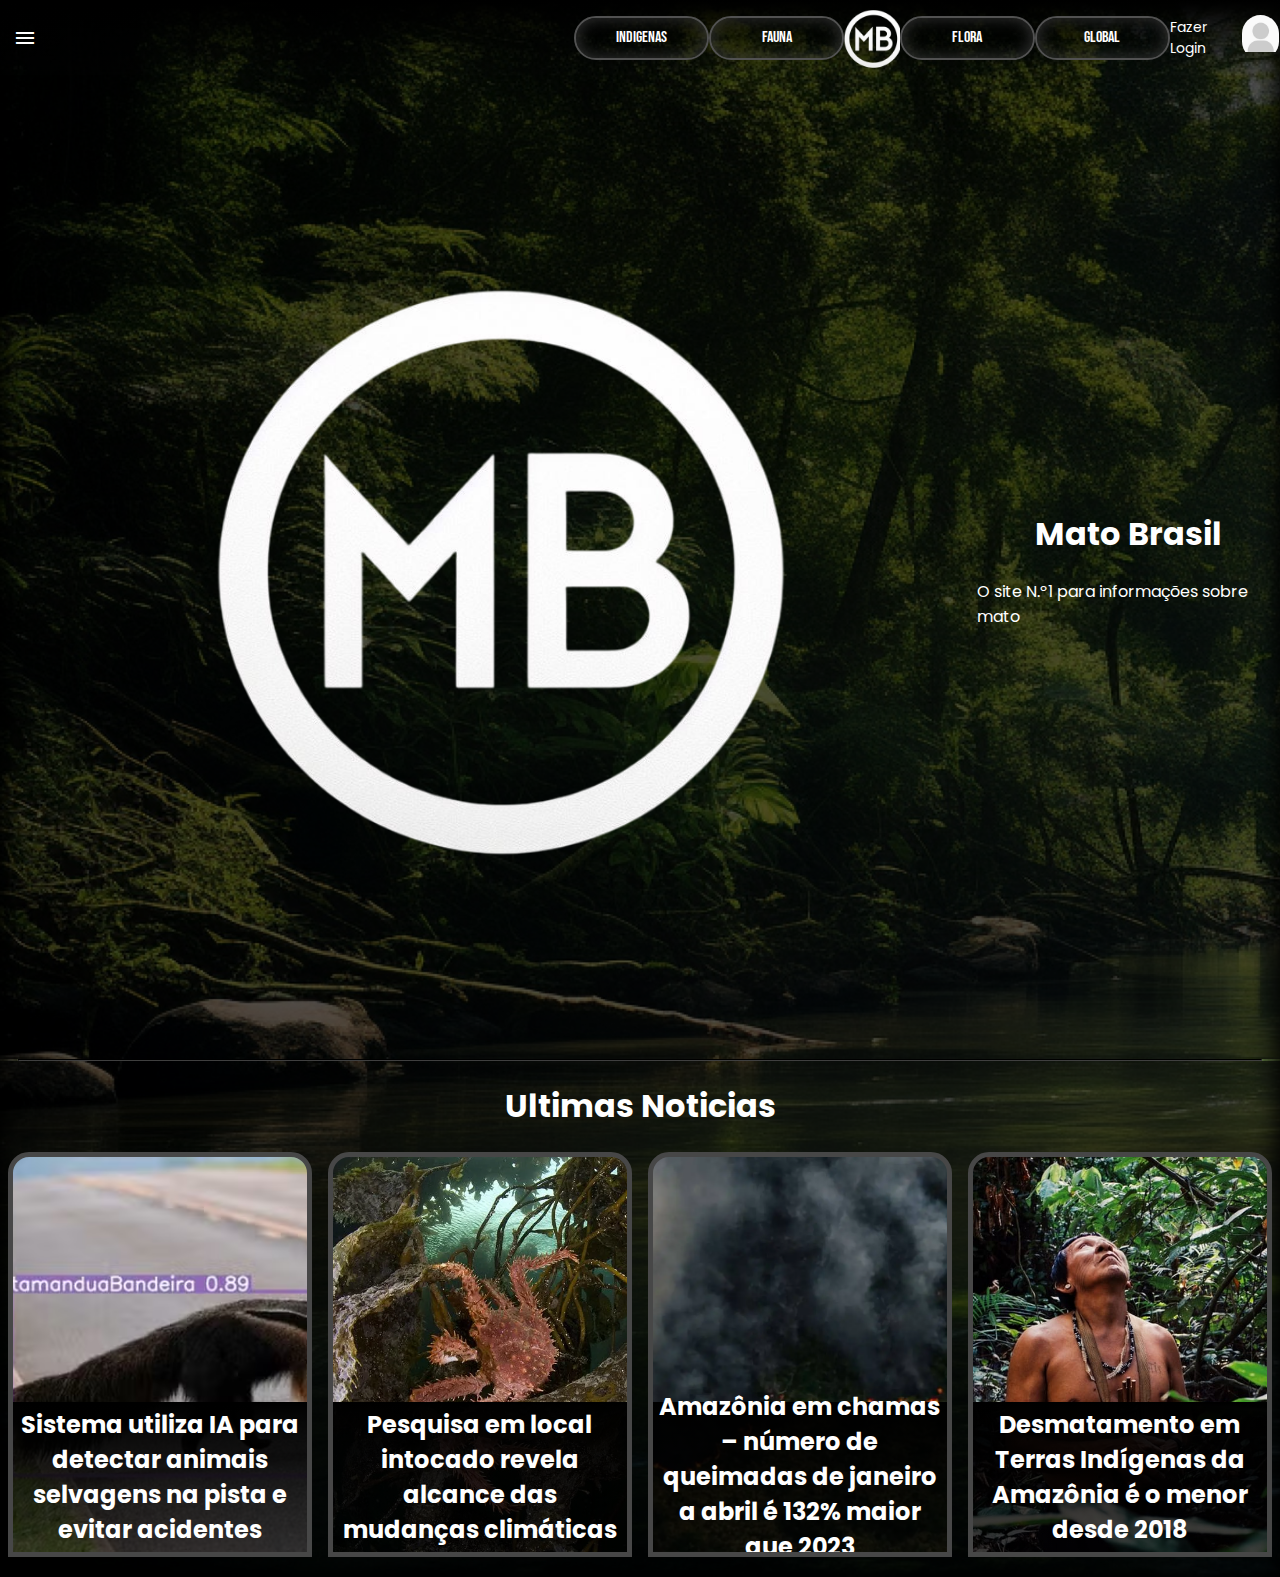
<file: index.html>
<!DOCTYPE html>
<html lang="pt-BR">

<head>
    <meta charset="UTF-8" />
    <meta name="viewport" content="width=device-width, initial-scale=1.0" />
    <title>Home</title>
    <link
        href="https://fonts.googleapis.com/css2?family=Poppins:ital,wght@0,100;0,200;0,300;0,400;0,500;0,600;0,700;0,800;0,900;1,100;1,200;1,300;1,400;1,500;1,600;1,700;1,800;1,900&family=Raleway:ital,wght@0,100..900;1,100..900&display=swap"
        rel="stylesheet" />
    <link href="https://fonts.googleapis.com/css2?family=Bebas+Neue&display=swap" rel="stylesheet">
    <link rel="stylesheet" href="estilos.css">
    <link rel="stylesheet" href="responsivo.css">
    <link rel="stylesheet" href="https://fonts.googleapis.com/css2?family=Material+Symbols+Outlined:opsz,wght,FILL,GRAD@20..48,100..700,0..1,-50..200" />
    <link rel="shortcut icon" href="Resource/imagens/favicon-32x32.png" type="image/x-icon">
</head>

<body>
    <header>

        <span id="navLeft" class="material-symbols-outlined">menu</span>

        <a class="bRed" href="Data/Indigena/indigena.html">Indigenas</a>
        <a class="bRed" href="Data/Fauna/fauna.html">Fauna</a>
        <div id="logo">
            <a id="logoLink" href="index.html">
                <img id="logoImg" src="Resource/imagens/logo.png" alt="">
            </a>
        </div>
        <a class="bRed" href="Data/Flora/flora.html">Flora</a>
        <a class="bRed" href="Data/Global/global.html">Global</a>

        <div id="loginBox">
            <p id="loginP" onclick="red2()">Fazer Login</p>
            <div onclick="red2()" id="profile">
                <img src="Resource/imagens/23408e565fc3f43454636fec27572d1f.jpg" alt="">
            </div>
        </div>

    </header>

    <div id="body">

        <div id="subLogo">
            <img src="Resource/imagens/logo.png" alt="">
        </div>
       
       <div id="subTitle">
           <h1>Mato Brasil</h1>
           <p class="textBody">O site N.º1 para informações sobre mato</p>
       </div>
    </div>

    <div id="break">
        <hr>
    </div>

    <div id="NoticiasT">
        <h1 id="notH1" class="textBody">Ultimas Noticias</h1>
    </div>

    <div id="Noticias">
        <div onclick="red(0)" class="nots" id="n1">

            <div class="notDiv" id="insN1">

                <h2 class="h2Form" id="noth2">Sistema utiliza IA para detectar animais selvagens na pista e evitar acidentes</h2>
                <p class="notRes">Pesquisadores da USP de São Carlos buscam parceria com concessionárias de rodovias para testar modelo.</p>
            </div>

        </div>

        <div onclick="red(1)" class="nots" id="n2">

            <div class="notDiv" id="insN2">

                <h2 class="h2Form" id="not2h2">Pesquisa em local intocado revela alcance das mudanças climáticas</h2>
                <p class="notRes">Colaboração entre Brasil e Chile realiza estudos na região subantártica chilena, uma das mais remotas do mundo</p>
            </div>

        </div>

        <div onclick="red(2)" class="nots" id="n3">

            <div class="notDiv" id="insN3">

                <h2 class="h2Form" id="not2h2">Amazônia em chamas – número de queimadas de janeiro a abril é 132% maior que 2023</h2>
                <p class="notRes">Em todo o Brasil, número de queimadas computado nos quatro primeiros meses do ano é o maior da série histórica do INPE, iniciada em 1998</p>
            </div>

        </div>

        <div onclick="red(3)" class="nots" id="n4">

            <div class="notDiv" id="insN4">

                <h2 class="h2Form" id="not2h2">Desmatamento em Terras Indígenas da Amazônia é o menor desde 2018</h2>
                <p class="notRes">Durante o calendário do desmatamento, que vai de agosto a março, as terras indígenas da Amazônia tiveram uma redução de 42% na derrubada de floresta no último período analisado, é a menor área desmatada desde 2018</p>
            </div>

        </div>
    </div>

</body>
<script>
    function red(page){

        switch (page) {
            case 0:
                window.location.href = "Data/Fauna/fauna.html"
                break;
            case 1:
                window.location.href = "Data/Global/global.html"
                break;
            case 2:
                window.location.href = "Data/Flora/flora.html"
                break;
            case 3:
            window.location.href = "Data/Indigena/indigena.html"
                break;
        }
    }

    function red2() {
        window.location.href = "Data/Login/login.html"
    }
</script>
</html>
</file>
<file: estilos.css>
html {
	scroll-behavior: smooth;
	box-shadow: inset black 0px 0px 20px 4px;
}

body {
	margin: 0px;
	background-image: url(Resource/imagens/um-denso-dossel-da-selva-com-uma-flora-vibrante-e-variada-escondendo-criaturas-misteriosas-dentro-de-suas-sombras.jpg);
	background-size: cover;
	font-family: "Poppins", sans-serif;
}

a {
	text-decoration: none;
	color: white;
}

#navLeft {
	margin-left: 1%;
	color: white;
}

#navLeft:hover {
	cursor: pointer;
}

header {
    display: flex;
    justify-content: space-between;
    align-items: center;
    background: linear-gradient(to top, transparent -200%, black 100%);
    width: 100%;
    height: 75px;
}

#logo {
    display: flex;
    width: 6%;
    height: 100%;
    justify-content: center;
    align-items: center;
    overflow: hidden;
}

#logoLink {
    width: 100%;
    display: flex;
    justify-content: center;
}

#logoImg {
    width: 100%;
    height: auto;
}

#profile {
    overflow: hidden;
    border-radius: 100px;
    width: 5vh;
    height: 5vh;
    margin-right: 1%;
    margin-left: 1vh;
}

#profile:hover {
	cursor: pointer;
}

#body {
    display: flex;
    margin: 0 auto;
    width: 100%;
    background: rgb(0 0 0 / 68%);
    align-items: center;
    justify-content: flex-start;
}

h1 {
    text-align: center;
    color: white;
    font-size: xx-large;
}

.textBody {
	color: white;
}

#body #informacoes {
	display: flex;
	flex-direction: column;
	gap: 50px;
	letter-spacing: 2px;
	padding: 70px 100px;
	max-width: 500%;
}

#body #informacoes h1{
	display: flex;
	flex-direction: column;
	gap: 50px;
	letter-spacing: 2px;
	padding: 0px 100px;
	text-align:center;
}

#body .container-foto img {
	max-width: 80%;
	max-height: 90%;
	padding: 10px 12% 10px;
	border-radius: 18%;
}

a {
	text-decoration: none;
	color: #fff;
}

img {
    z-index: 0;
	max-width: 100%;
}

.bRed {
    display: flex;
    border: solid #515151 2px;
    border-radius: 100px;
    width: 179px;
    height: 40px;
    justify-content: center;
    align-items: center;
    box-shadow: inset 0px 0px 16px 0px #353535;
	transition: 0.7s;
    font-family: "Bebas Neue", sans-serif;
}

.bRed:hover {
	box-shadow: inset 0px 0px 20px 6px #ffffff;
}

hr {
    width: 97%;
    margin: 0%;
    border-color: #3f3f3f;
}

div#break {
    display: flex;
    align-items: center;
    justify-content: center;
}

/* noticias */

#NoticiasT {
    display: flex;
    margin: 0 auto;
    width: 100%;
    background: rgb(0 0 0 / 68%);
    justify-content: center;
}

#Noticias {
    display: flex;
    margin: 0 auto;
    width: 100%;
    background: rgb(0 0 0 / 68%);
    justify-content: space-around;
}

p#notH1 {
    font-size: 35px;
    font-weight: bolder;
}

#n1 {
    background-image: url(Resource/imagens/tamandua.avif);
}

#n2 {
    background-image: url(Resource/imagens/indigena.webp);
}

#n3 {
    background-image: url(Resource/imagens/Queimada-registrada-em-27-de-julho-de-2022-em-Porto-Velho-Rondonia.-Monitoramento-de-Desmatamento-e-Queimadas-na-Amazonia-em-2022-Christian-Brag.webp);
}

#n4 {
    background-image: url(Resource/imagens/bt9dbjftbvzlzs9ycmpw.jpg);
}

.nots {
    display: flex;
    border: solid 5px #474747;
    height: 395px;
    width: 23%;
    overflow: hidden;
    border-top-right-radius: 21px;
    border-top-left-radius: 21px;
    background-size: cover;
    background-position: -65px;
    align-items: flex-end;
    margin-bottom: 20px;
    transition: 0.3s;
}

.notDiv {
    background: linear-gradient(to top, transparent -200%, black 100%);
    height: 150px;
    transition: 0.3s;
}

div#n2 {
    background-image: url(Resource/imagens/global.webp);
}

.notRes {
    display: none;
    color: white;
    text-align: center;
}

.h2Form {
    display: flex;
    text-align: center;
    color: white;
    margin: 0%;
    height: 150px;
    align-items: center;
}

.imgN {
    object-fit: cover;
}

.nots:hover {
    cursor: pointer;
    transform: scale(1.04);
}

.nots:hover .notDiv {
    height: 300px;

    .notRes {
        display: block;
    }
}

#loginP {
    color: white;
    font-size: 14px;
}

div#loginBox {
    display: flex;
    align-items: center;
    justify-content: center;
    flex-direction: row;
    width: 151px;
}

#loginP:hover {
    cursor: pointer;
}
</file>
<file: responsivo.css>
@media(max-width: 1280px) {

    .projetos .container-projetos {
        padding: 0 30px;
    }

    .projetos .container-projetos {
        padding: 100px;
    }
    
    #navLeft {
        margin-right: 42%;
        margin-left: 1%;
        color: white;
    }

    #logoImg{
        min-width: 100px;
    }
}

@media(max-width: 800px){

    #navLeft {
        margin-right: 40%;
        margin-left: 1%;
        color: white;
    }

    #logoImg{
        min-width: 100px;
    }
}

@media(max-width: 425px) {

    .projetos {
        padding: 30px;
    }

    .projetos .container-projetos {
        padding: 100px;
    }

    #navLeft {
        margin-right: 37%;
        margin-left: 1%;
        color: white;
    }

    #logoImg{
        min-width: 100px;
    }

}
</file>
